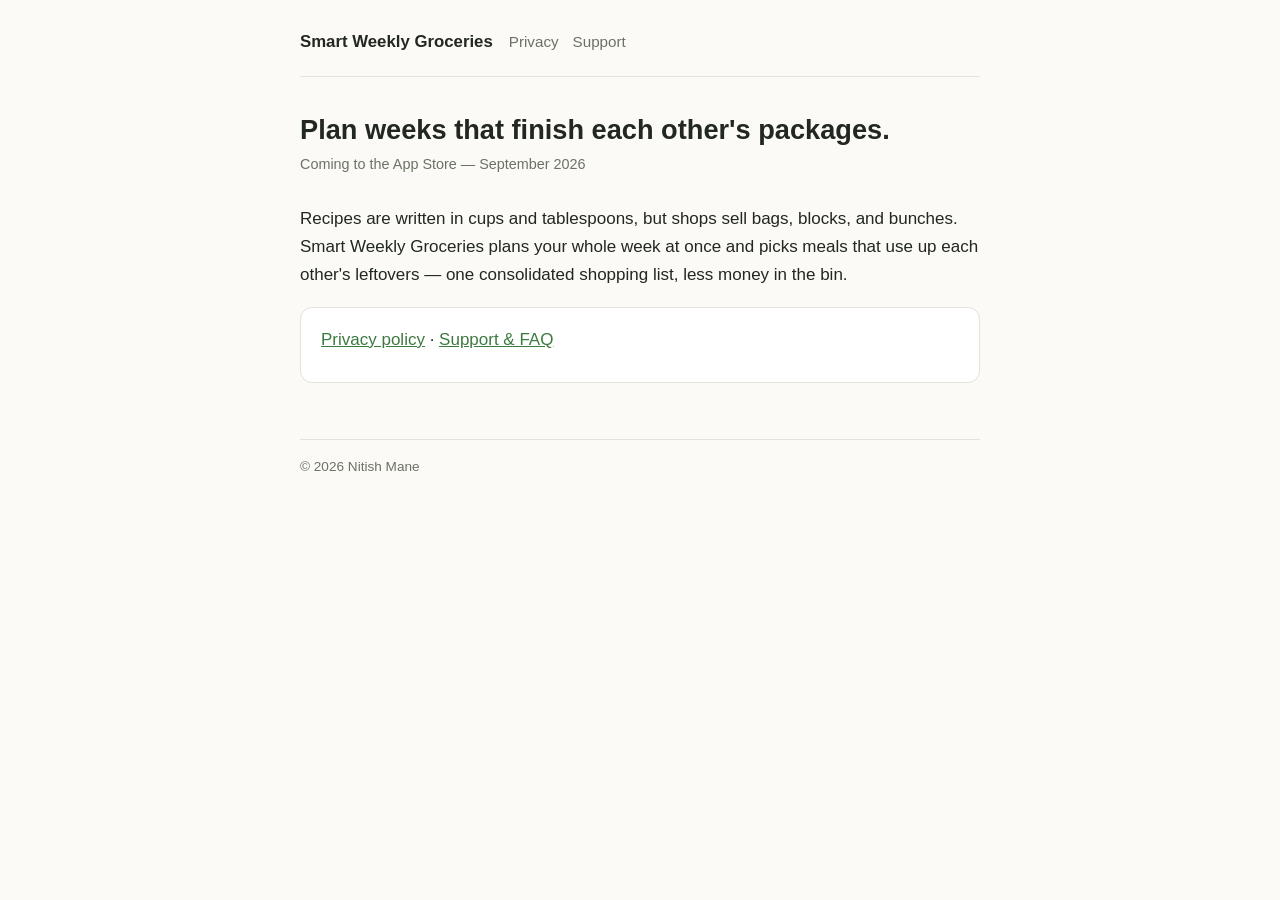
<file: index.html>
<!doctype html>
<html lang="en">
<head>
<meta charset="utf-8">
<meta name="viewport" content="width=device-width, initial-scale=1">
<title>Smart Weekly Groceries</title>
<link rel="stylesheet" href="style.css">
</head>
<body>
<header class="site">
  <a class="brand" href="./">Smart Weekly Groceries</a>
  <nav><a href="privacy/">Privacy</a><a href="support/">Support</a></nav>
</header>
<main>
  <h1>Plan weeks that finish each other's packages.</h1>
  <p class="updated">Coming to the App Store — September 2026</p>
  <p>Recipes are written in cups and tablespoons, but shops sell bags, blocks,
  and bunches. Smart Weekly Groceries plans your whole week at once and picks
  meals that use up each other's leftovers — one consolidated shopping list,
  less money in the bin.</p>
  <div class="card">
    <p><a href="privacy/">Privacy policy</a> · <a href="support/">Support &amp; FAQ</a></p>
  </div>
</main>
<footer>© 2026 Nitish Mane</footer>
</body>
</html>
</file>
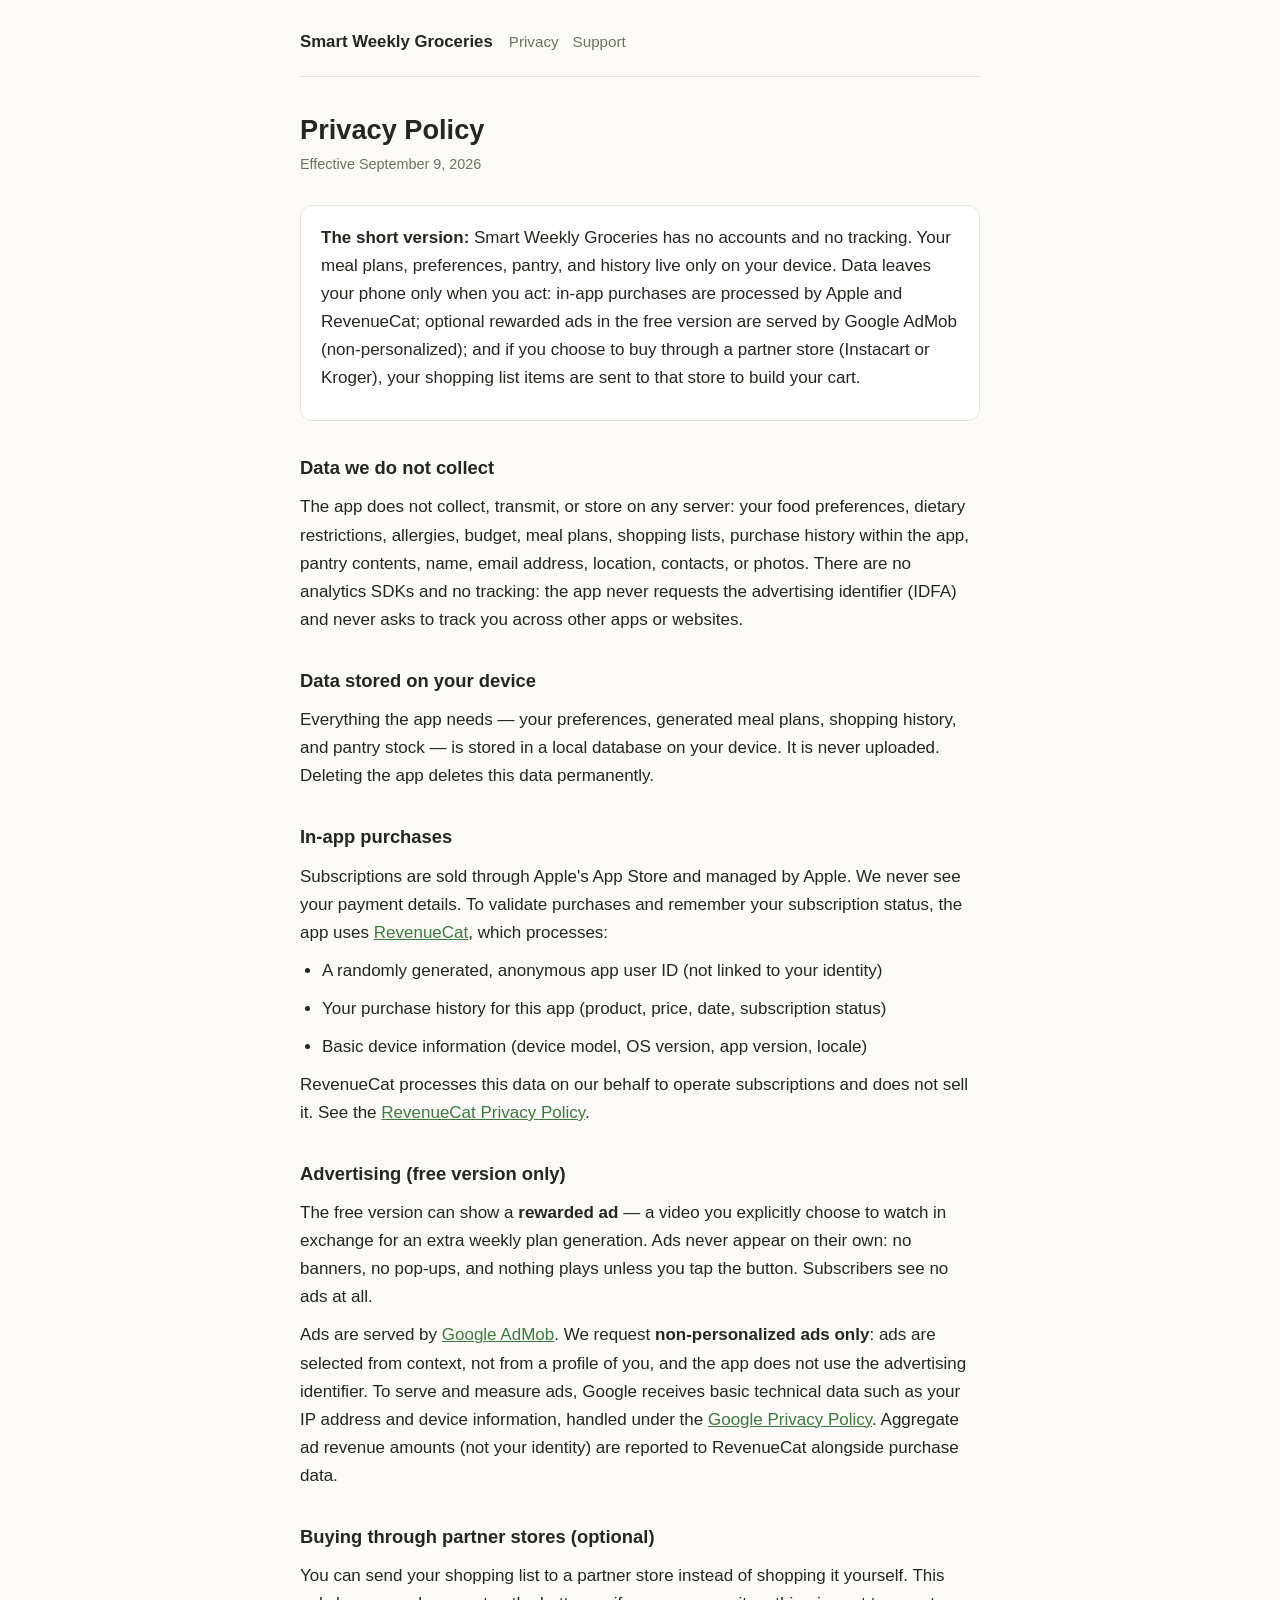
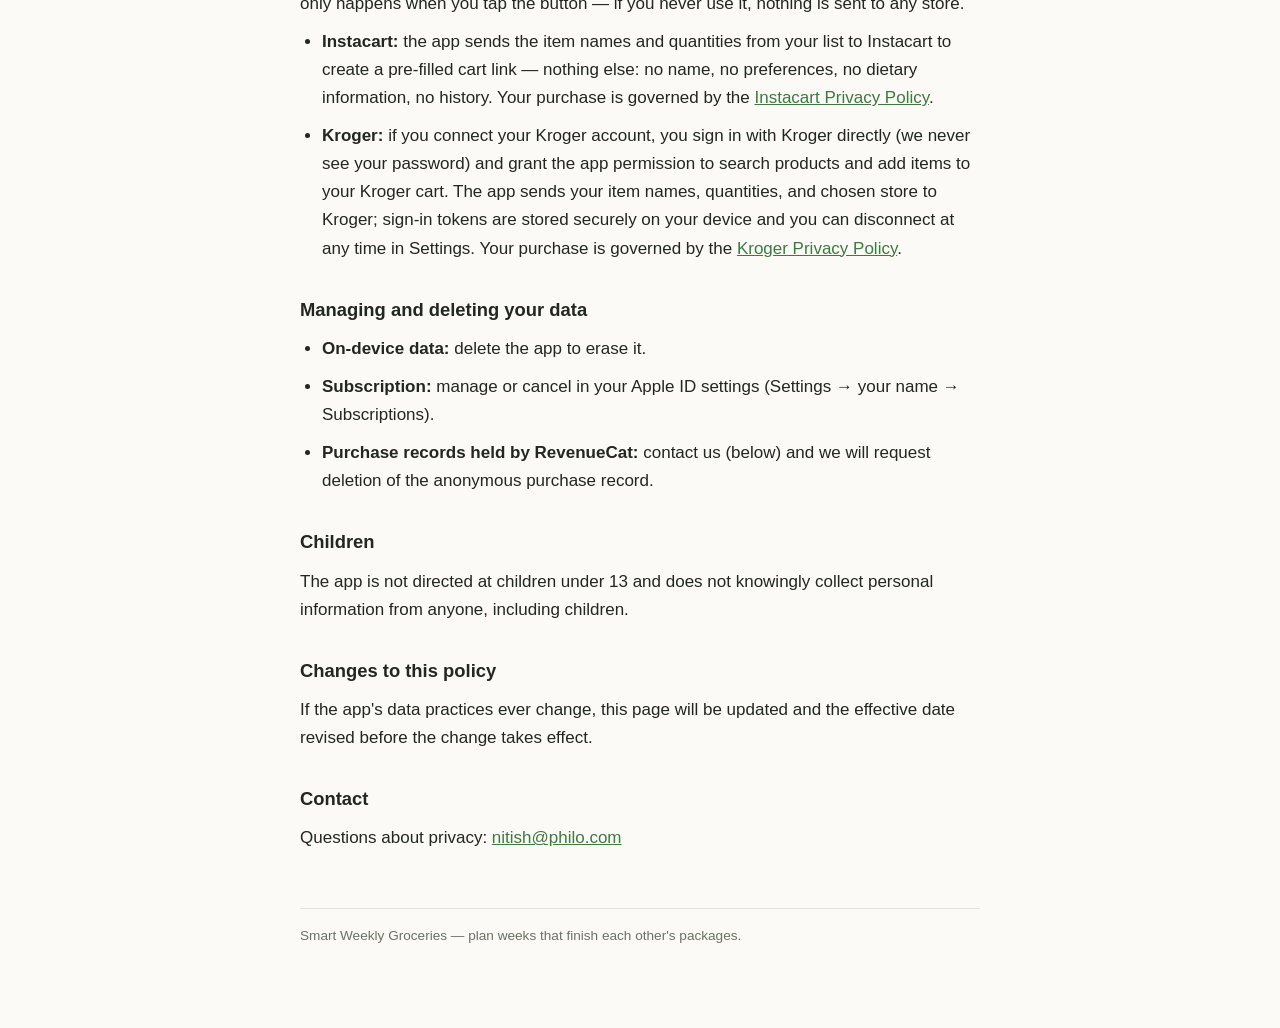
<file: privacy/index.html>
<!doctype html>
<html lang="en">
<head>
<meta charset="utf-8">
<meta name="viewport" content="width=device-width, initial-scale=1">
<title>Privacy Policy — Smart Weekly Groceries</title>
<link rel="stylesheet" href="../style.css">
</head>
<body>
<header class="site">
  <a class="brand" href="../">Smart Weekly Groceries</a>
  <nav><a href="./">Privacy</a><a href="../support/">Support</a></nav>
</header>
<main>
  <h1>Privacy Policy</h1>
  <p class="updated">Effective September 9, 2026</p>

  <div class="card">
    <p><strong>The short version:</strong> Smart Weekly Groceries has no accounts and no
    tracking. Your meal plans, preferences, pantry, and history live only on your
    device. Data leaves your phone only when you act: in-app purchases are
    processed by Apple and RevenueCat; optional rewarded ads in the free
    version are served by Google AdMob (non-personalized); and if you choose
    to buy through a partner store (Instacart or Kroger), your shopping list
    items are sent to that store to build your cart.</p>
  </div>

  <h2>Data we do not collect</h2>
  <p>The app does not collect, transmit, or store on any server: your food
  preferences, dietary restrictions, allergies, budget, meal plans, shopping
  lists, purchase history within the app, pantry contents, name, email address,
  location, contacts, or photos. There are no analytics SDKs and no tracking:
  the app never requests the advertising identifier (IDFA) and never asks to
  track you across other apps or websites.</p>

  <h2>Data stored on your device</h2>
  <p>Everything the app needs — your preferences, generated meal plans, shopping
  history, and pantry stock — is stored in a local database on your device. It is
  never uploaded. Deleting the app deletes this data permanently.</p>

  <h2>In-app purchases</h2>
  <p>Subscriptions are sold through Apple's App Store and managed by Apple. We
  never see your payment details. To validate purchases and remember your
  subscription status, the app uses
  <a href="https://www.revenuecat.com">RevenueCat</a>, which processes:</p>
  <ul>
    <li>A randomly generated, anonymous app user ID (not linked to your identity)</li>
    <li>Your purchase history for this app (product, price, date, subscription status)</li>
    <li>Basic device information (device model, OS version, app version, locale)</li>
  </ul>
  <p>RevenueCat processes this data on our behalf to operate subscriptions and
  does not sell it. See the
  <a href="https://www.revenuecat.com/privacy">RevenueCat Privacy Policy</a>.</p>

  <h2>Advertising (free version only)</h2>
  <p>The free version can show a <strong>rewarded ad</strong> — a video you
  explicitly choose to watch in exchange for an extra weekly plan generation.
  Ads never appear on their own: no banners, no pop-ups, and nothing plays
  unless you tap the button. Subscribers see no ads at all.</p>
  <p>Ads are served by <a href="https://support.google.com/admob">Google
  AdMob</a>. We request <strong>non-personalized ads only</strong>: ads are
  selected from context, not from a profile of you, and the app does not use
  the advertising identifier. To serve and measure ads, Google receives basic
  technical data such as your IP address and device information, handled under
  the <a href="https://policies.google.com/privacy">Google Privacy
  Policy</a>. Aggregate ad revenue amounts (not your identity) are reported to
  RevenueCat alongside purchase data.</p>

  <h2>Buying through partner stores (optional)</h2>
  <p>You can send your shopping list to a partner store instead of shopping it
  yourself. This only happens when you tap the button — if you never use it,
  nothing is sent to any store.</p>
  <ul>
    <li><strong>Instacart:</strong> the app sends the item names and
    quantities from your list to Instacart to create a pre-filled cart link —
    nothing else: no name, no preferences, no dietary information, no history.
    Your purchase is governed by the
    <a href="https://www.instacart.com/privacy">Instacart Privacy Policy</a>.</li>
    <li><strong>Kroger:</strong> if you connect your Kroger account, you sign
    in with Kroger directly (we never see your password) and grant the app
    permission to search products and add items to your Kroger cart. The app
    sends your item names, quantities, and chosen store to Kroger; sign-in
    tokens are stored securely on your device and you can disconnect at any
    time in Settings. Your purchase is governed by the
    <a href="https://www.kroger.com/i/privacy-policy">Kroger Privacy
    Policy</a>.</li>
  </ul>

  <h2>Managing and deleting your data</h2>
  <ul>
    <li><strong>On-device data:</strong> delete the app to erase it.</li>
    <li><strong>Subscription:</strong> manage or cancel in your Apple ID settings
      (Settings → your name → Subscriptions).</li>
    <li><strong>Purchase records held by RevenueCat:</strong> contact us (below) and
      we will request deletion of the anonymous purchase record.</li>
  </ul>

  <h2>Children</h2>
  <p>The app is not directed at children under 13 and does not knowingly collect
  personal information from anyone, including children.</p>

  <h2>Changes to this policy</h2>
  <p>If the app's data practices ever change, this page will be updated and the
  effective date revised before the change takes effect.</p>

  <h2>Contact</h2>
  <p>Questions about privacy: <a href="mailto:nitish@philo.com">nitish@philo.com</a></p>
</main>
<footer>Smart Weekly Groceries — plan weeks that finish each other's packages.</footer>
</body>
</html>
</file>
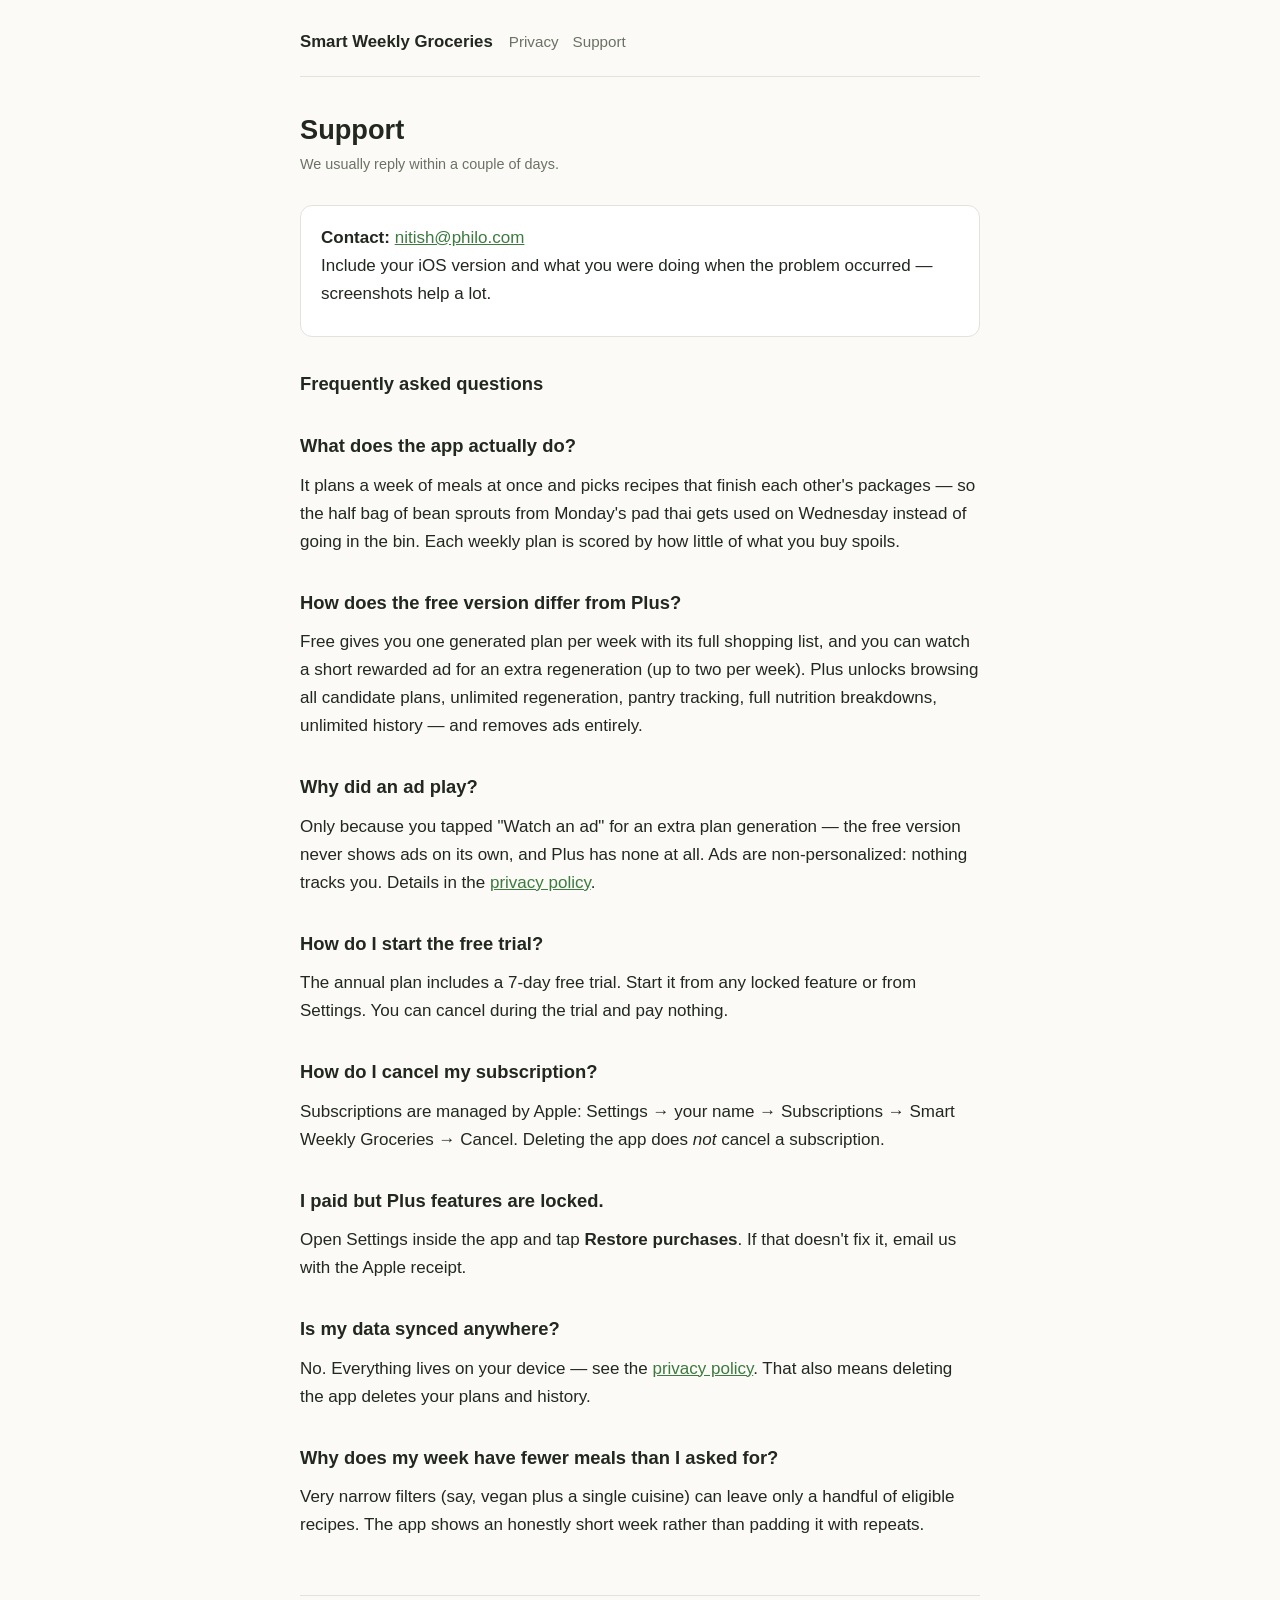
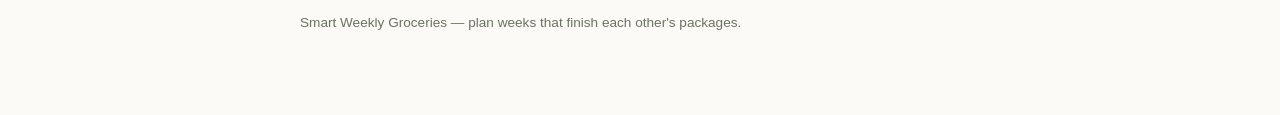
<file: support/index.html>
<!doctype html>
<html lang="en">
<head>
<meta charset="utf-8">
<meta name="viewport" content="width=device-width, initial-scale=1">
<title>Support — Smart Weekly Groceries</title>
<link rel="stylesheet" href="../style.css">
</head>
<body>
<header class="site">
  <a class="brand" href="../">Smart Weekly Groceries</a>
  <nav><a href="../privacy/">Privacy</a><a href="./">Support</a></nav>
</header>
<main>
  <h1>Support</h1>
  <p class="updated">We usually reply within a couple of days.</p>

  <div class="card">
    <p><strong>Contact:</strong> <a href="mailto:nitish@philo.com">nitish@philo.com</a><br>
    Include your iOS version and what you were doing when the problem occurred —
    screenshots help a lot.</p>
  </div>

  <h2>Frequently asked questions</h2>

  <h2>What does the app actually do?</h2>
  <p>It plans a week of meals at once and picks recipes that finish each other's
  packages — so the half bag of bean sprouts from Monday's pad thai gets used on
  Wednesday instead of going in the bin. Each weekly plan is scored by how little
  of what you buy spoils.</p>

  <h2>How does the free version differ from Plus?</h2>
  <p>Free gives you one generated plan per week with its full shopping list,
  and you can watch a short rewarded ad for an extra regeneration (up to two
  per week). Plus unlocks browsing all candidate plans, unlimited
  regeneration, pantry tracking, full nutrition breakdowns, unlimited history
  — and removes ads entirely.</p>

  <h2>Why did an ad play?</h2>
  <p>Only because you tapped "Watch an ad" for an extra plan generation — the
  free version never shows ads on its own, and Plus has none at all. Ads are
  non-personalized: nothing tracks you. Details in the
  <a href="../privacy/">privacy policy</a>.</p>

  <h2>How do I start the free trial?</h2>
  <p>The annual plan includes a 7-day free trial. Start it from any locked
  feature or from Settings. You can cancel during the trial and pay nothing.</p>

  <h2>How do I cancel my subscription?</h2>
  <p>Subscriptions are managed by Apple: Settings → your name → Subscriptions →
  Smart Weekly Groceries → Cancel. Deleting the app does <em>not</em> cancel a
  subscription.</p>

  <h2>I paid but Plus features are locked.</h2>
  <p>Open Settings inside the app and tap <strong>Restore purchases</strong>. If
  that doesn't fix it, email us with the Apple receipt.</p>

  <h2>Is my data synced anywhere?</h2>
  <p>No. Everything lives on your device — see the
  <a href="../privacy/">privacy policy</a>. That also means deleting the app
  deletes your plans and history.</p>

  <h2>Why does my week have fewer meals than I asked for?</h2>
  <p>Very narrow filters (say, vegan plus a single cuisine) can leave only a
  handful of eligible recipes. The app shows an honestly short week rather than
  padding it with repeats.</p>
</main>
<footer>Smart Weekly Groceries — plan weeks that finish each other's packages.</footer>
</body>
</html>
</file>
<file: style.css>
:root {
  --bg: #fbfaf7;
  --surface: #ffffff;
  --text: #22271f;
  --muted: #6b7263;
  --accent: #3d7a3f;
  --border: #e4e2da;
}
* { box-sizing: border-box; margin: 0; padding: 0; }
body {
  background: var(--bg);
  color: var(--text);
  font: 17px/1.65 -apple-system, BlinkMacSystemFont, "Segoe UI", Roboto, sans-serif;
  padding: 0 20px 80px;
}
main { max-width: 680px; margin: 0 auto; }
header.site {
  max-width: 680px; margin: 0 auto; padding: 28px 0 20px;
  display: flex; align-items: baseline; gap: 16px; flex-wrap: wrap;
  border-bottom: 1px solid var(--border); margin-bottom: 36px;
}
header.site .brand { font-weight: 700; font-size: 1.05rem; color: var(--text); text-decoration: none; }
header.site nav a { color: var(--muted); text-decoration: none; margin-right: 14px; font-size: .95rem; }
header.site nav a:hover { color: var(--accent); }
h1 { font-size: 1.7rem; line-height: 1.25; margin-bottom: 6px; }
.updated { color: var(--muted); font-size: .9rem; margin-bottom: 28px; }
h2 { font-size: 1.15rem; margin: 32px 0 10px; }
p, li { margin-bottom: 10px; }
ul { padding-left: 22px; }
a { color: var(--accent); }
.card {
  background: var(--surface); border: 1px solid var(--border);
  border-radius: 12px; padding: 18px 20px; margin: 18px 0;
}
footer { max-width: 680px; margin: 56px auto 0; color: var(--muted); font-size: .85rem; border-top: 1px solid var(--border); padding-top: 16px; }
</file>
